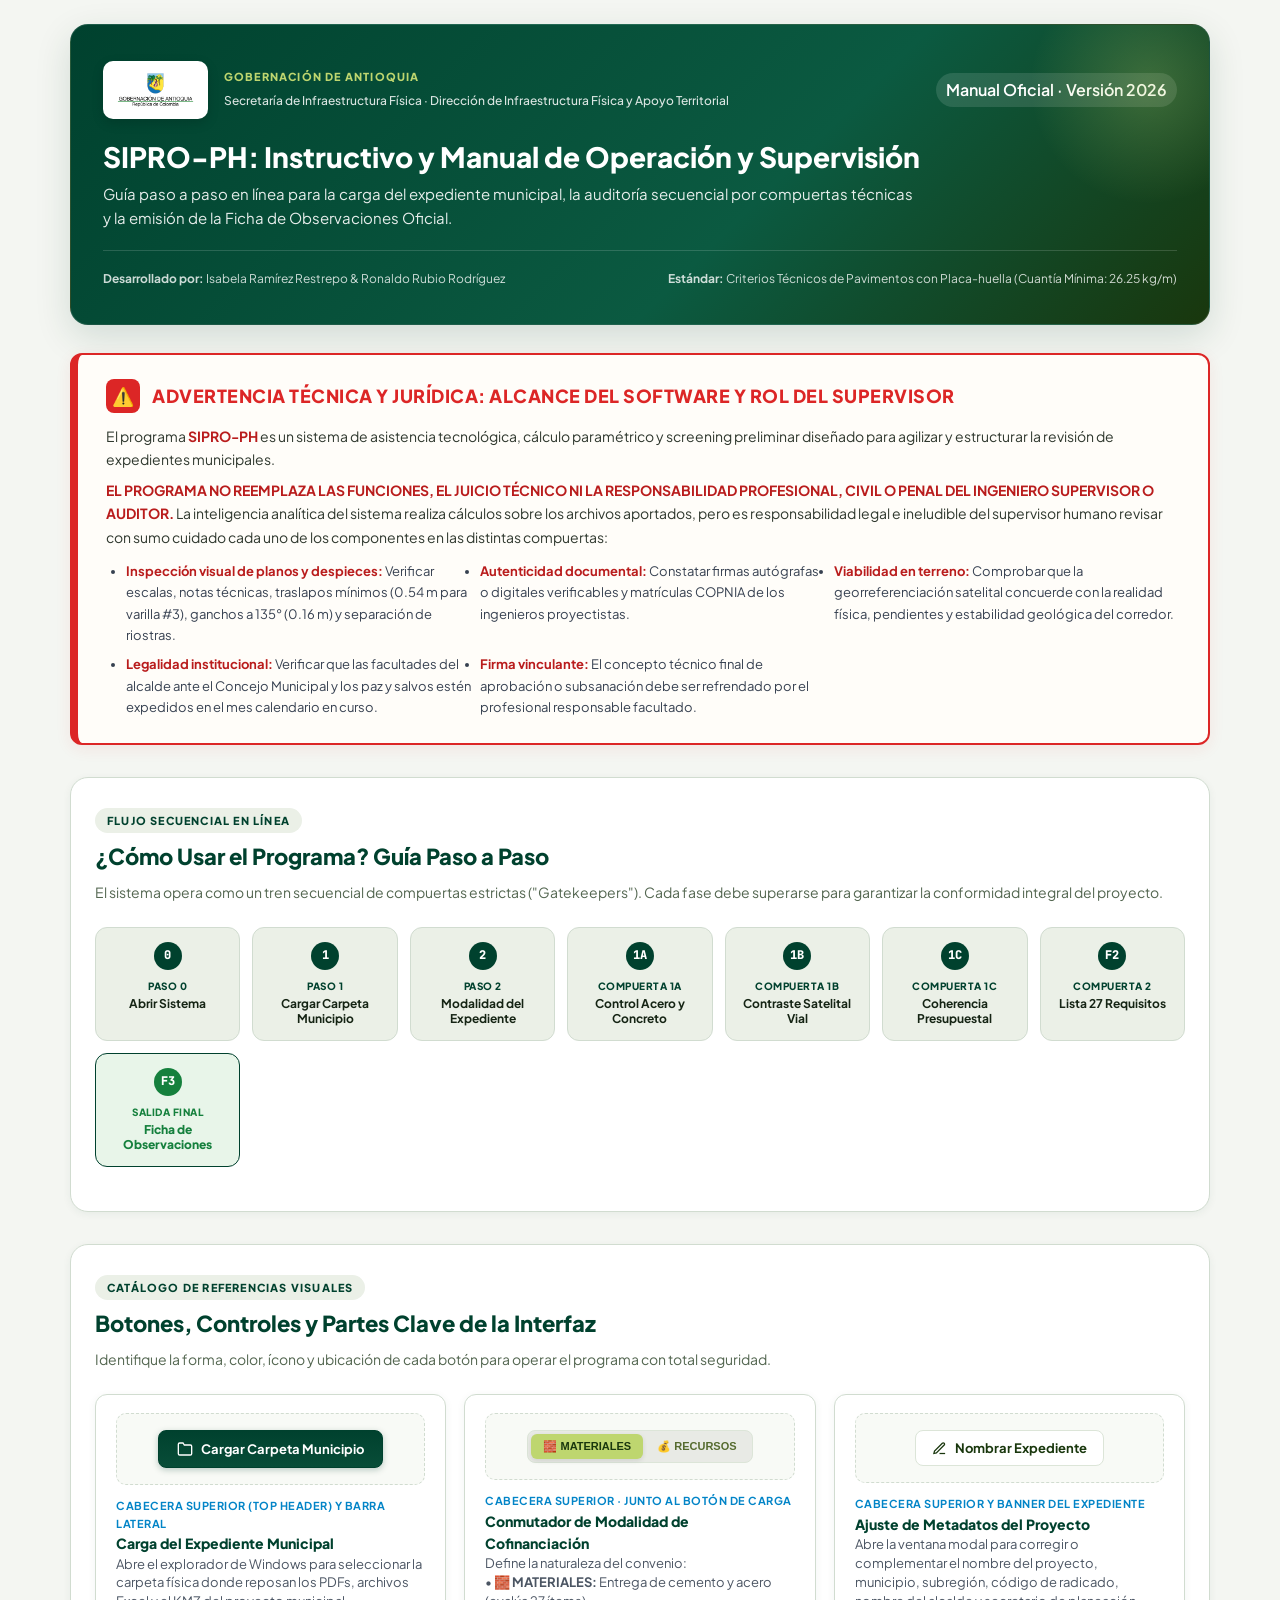
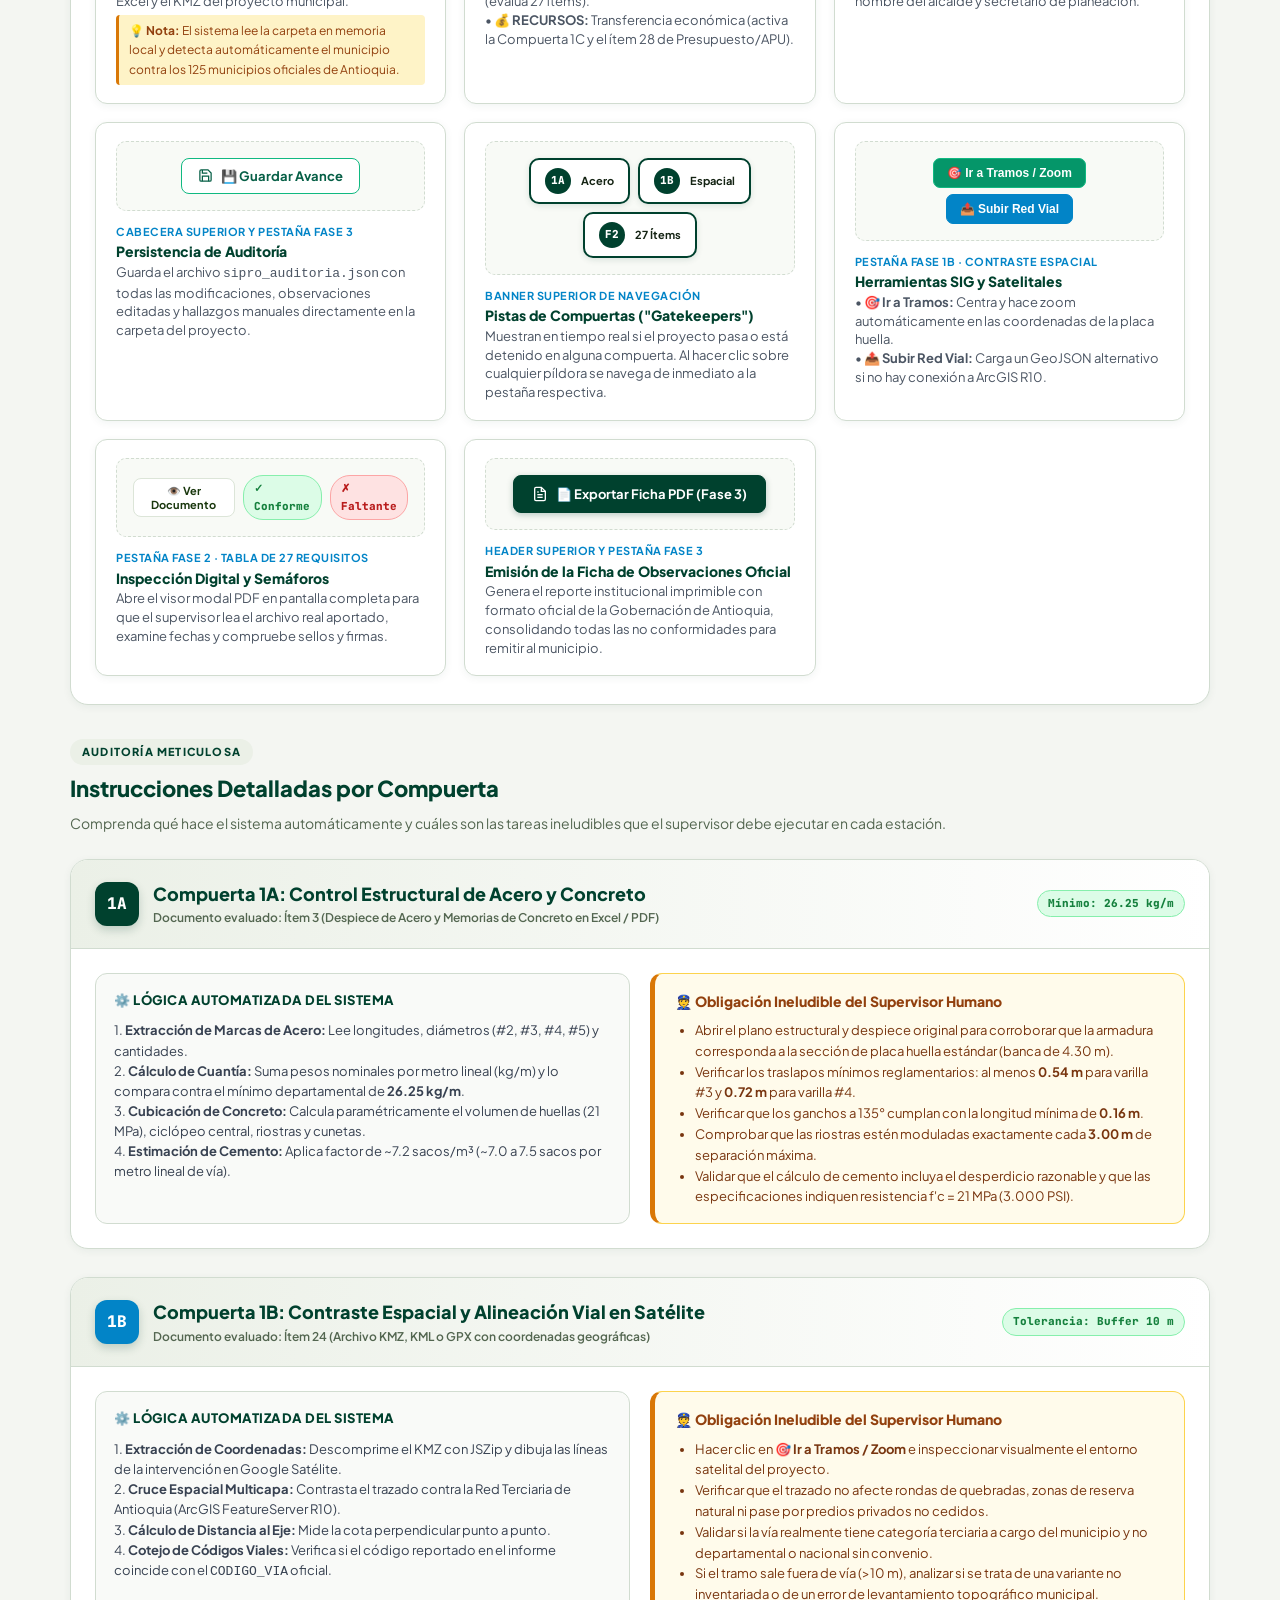
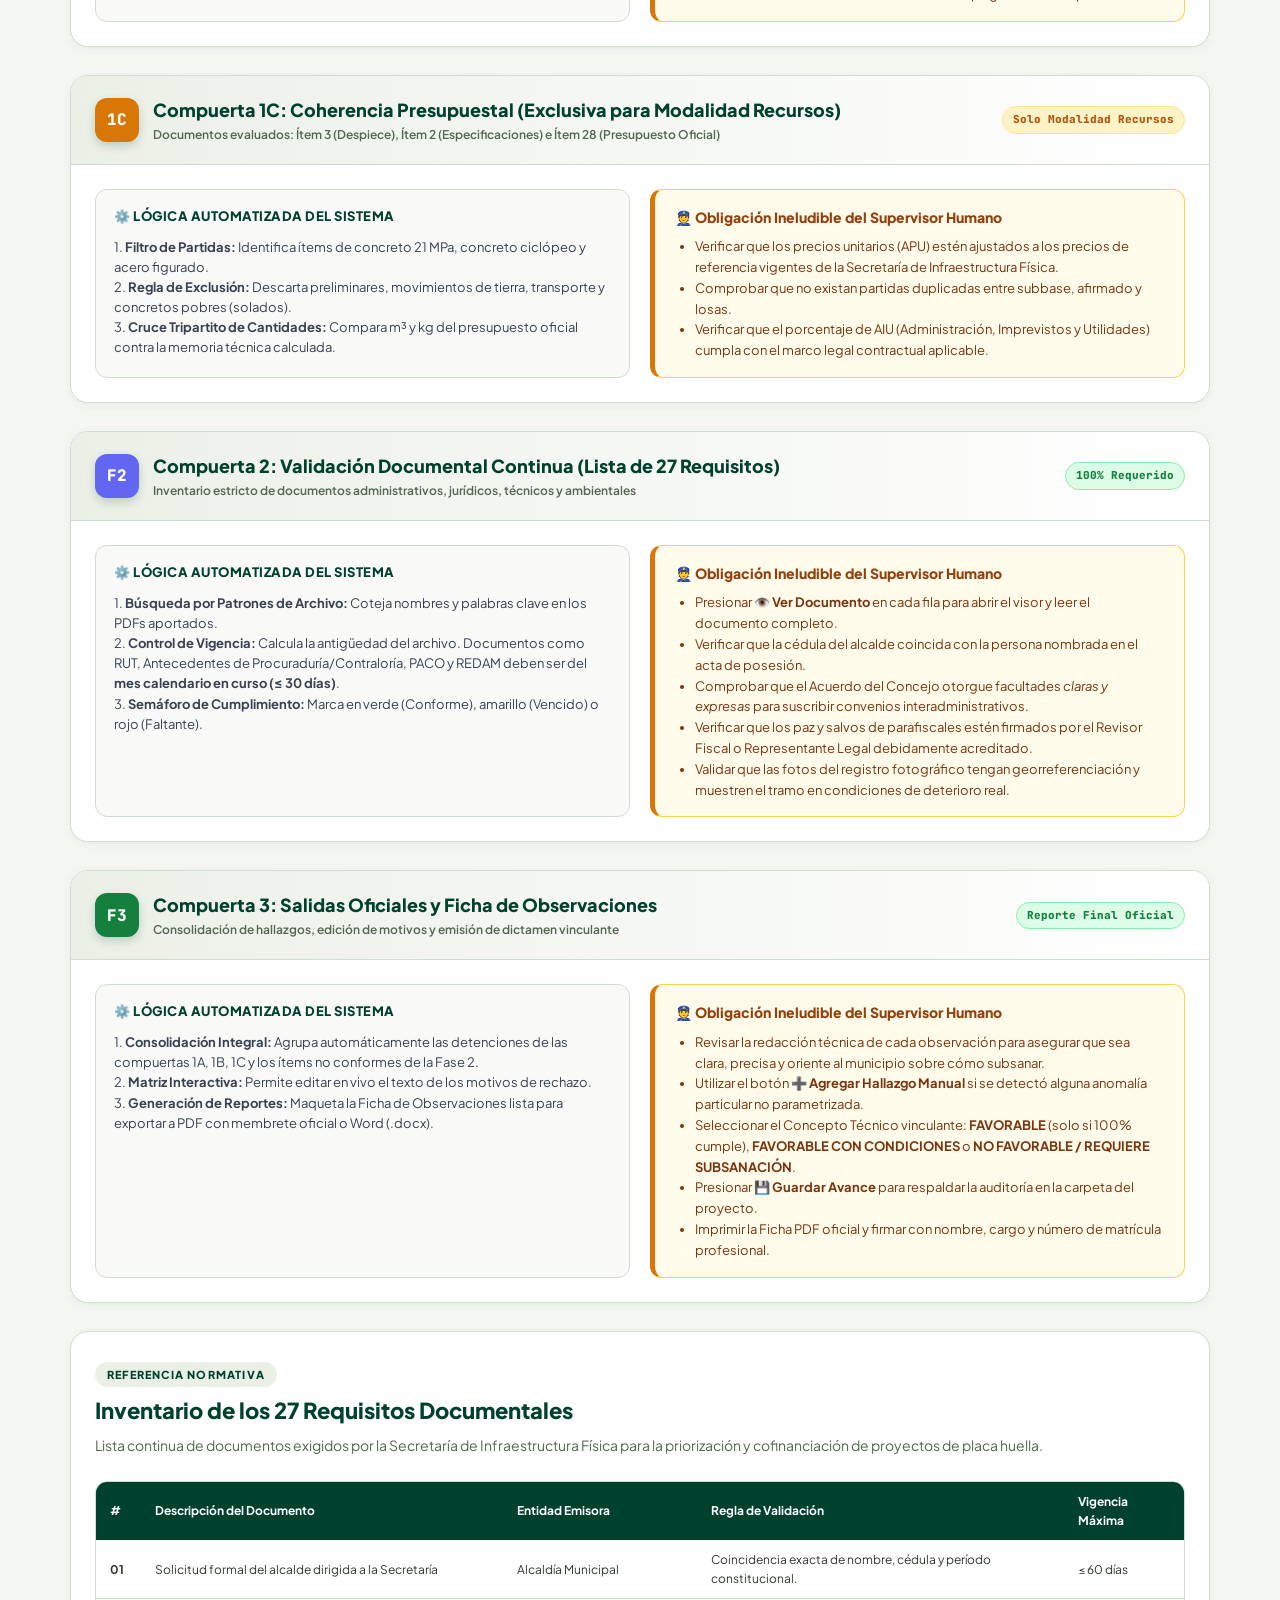
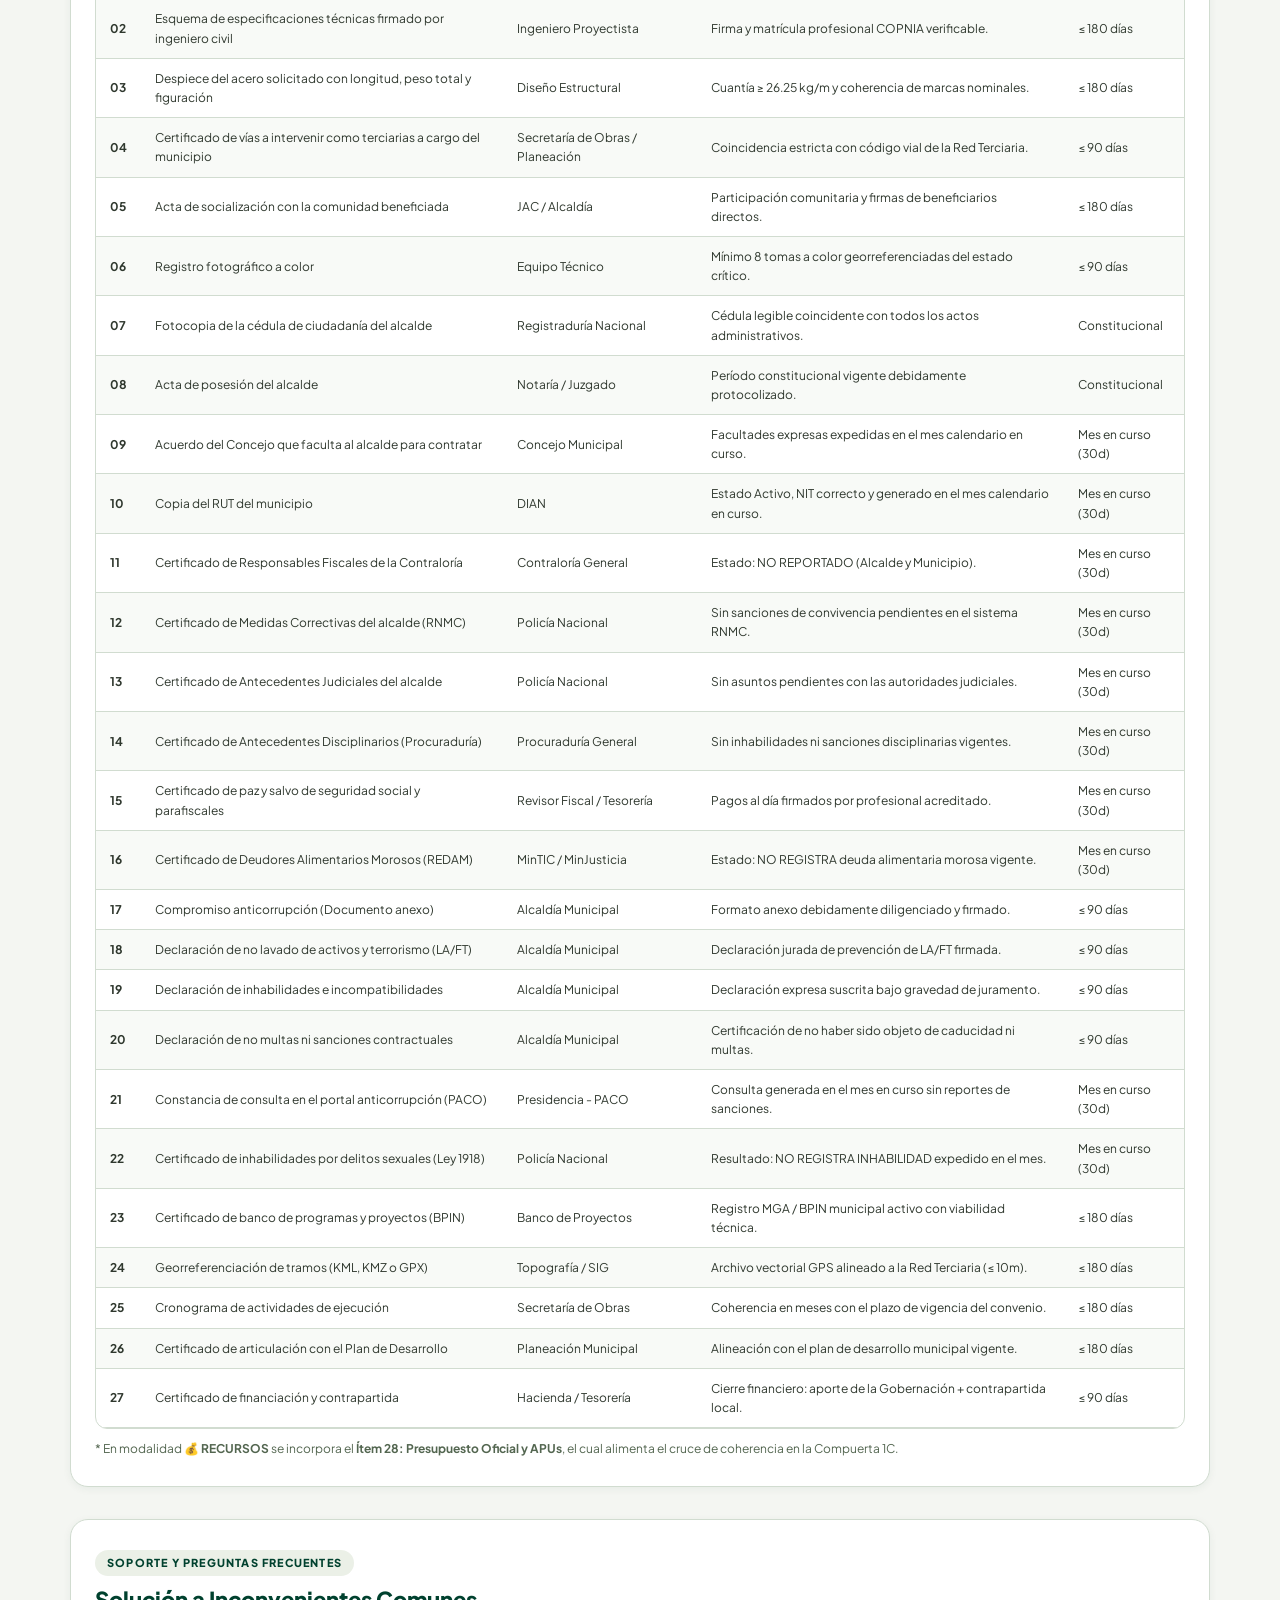
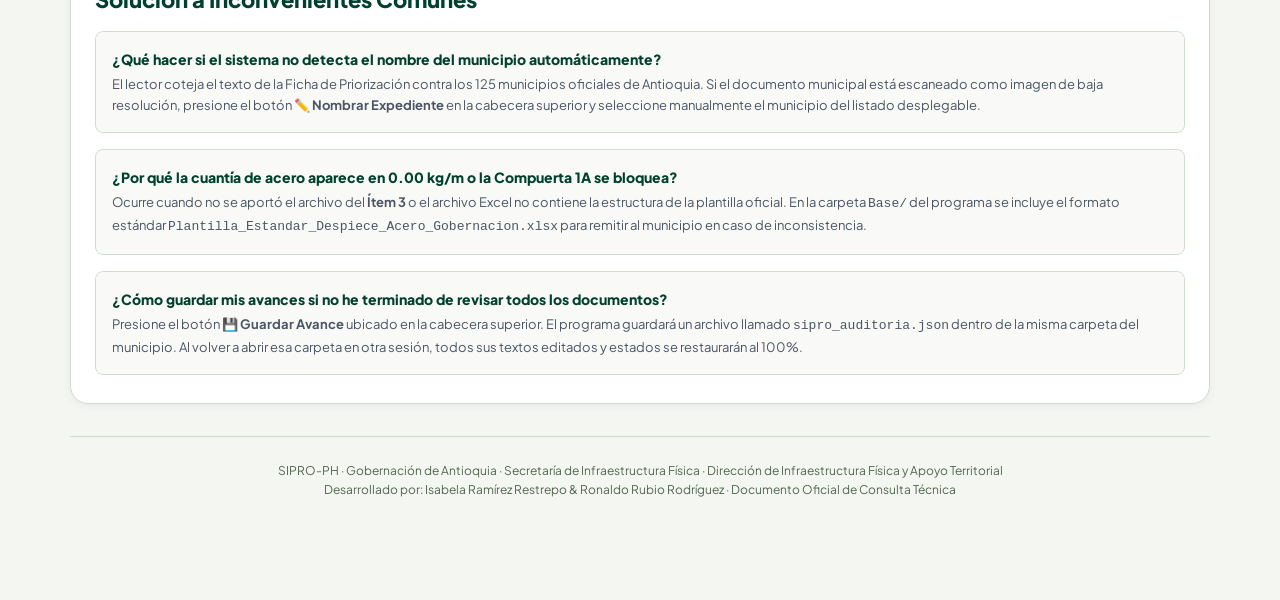
<file: Salida/Instructivo_Visual_SIPRO_PH.html>
<!DOCTYPE html>
<html lang="es">
<head>
  <meta charset="UTF-8">
  <meta name="viewport" content="width=device-width, initial-scale=1.0">
  <title>SIPRO-PH | Instructivo y Manual de Operación y Supervisión</title>
  <link rel="preconnect" href="https://fonts.googleapis.com">
  <link rel="preconnect" href="https://fonts.gstatic.com" crossorigin>
  <link href="https://fonts.googleapis.com/css2?family=JetBrains+Mono:wght@400;500;700&family=Plus+Jakarta+Sans:wght@400;500;600;700;800&display=swap" rel="stylesheet">
  <style>
    :root {
      --primary: #00412E;
      --primary-dark: #19370D;
      --primary-light: #0B5A41;
      --accent: #96BF8A;
      --accent-bright: #BED66F;
      --accent-soft: rgba(150, 191, 138, 0.15);
      --bg: #F4F6F2;
      --surface: #FFFFFF;
      --surface-alt: #EBF0E7;
      --text: #152414;
      --text-muted: #536650;
      --border: #D1DCD0;
      --border-focus: #00412E;
      --danger: #DC2626;
      --danger-bg: #FEF2F2;
      --danger-border: #FCA5A5;
      --warning: #D97706;
      --warning-bg: #FFFBEB;
      --warning-border: #FDE68A;
      --success: #15803D;
      --success-bg: #F0FDF4;
      --success-border: #86EFAC;
      --info: #0284C7;
      --info-bg: #F0F9FF;
      --info-border: #BAE6FD;
      --shadow-sm: 0 2px 8px rgba(0, 65, 46, 0.06);
      --shadow-md: 0 6px 20px rgba(0, 65, 46, 0.10);
      --shadow-lg: 0 12px 36px rgba(0, 65, 46, 0.14);
      --radius: 12px;
      --radius-lg: 18px;
    }

    * {
      box-sizing: border-box;
      margin: 0;
      padding: 0;
    }

    body {
      font-family: 'Plus Jakarta Sans', -apple-system, BlinkMacSystemFont, 'Segoe UI', Roboto, sans-serif;
      background-color: var(--bg);
      color: var(--text);
      line-height: 1.6;
      padding: 24px 16px 80px 16px;
    }

    .container {
      max-width: 1140px;
      margin: 0 auto;
    }

    /* HEADER INSTITUCIONAL */
    .guide-header {
      background: linear-gradient(135deg, var(--primary) 0%, var(--primary-light) 60%, var(--primary-dark) 100%);
      color: #FFFFFF;
      padding: 36px 32px;
      border-radius: var(--radius-lg);
      box-shadow: var(--shadow-lg);
      margin-bottom: 28px;
      position: relative;
      overflow: hidden;
      border: 1px solid rgba(255, 255, 255, 0.1);
    }

    .guide-header::before {
      content: "";
      position: absolute;
      top: -60px;
      right: -60px;
      width: 240px;
      height: 240px;
      background: radial-gradient(circle, rgba(190, 214, 111, 0.25) 0%, transparent 70%);
      border-radius: 50%;
      pointer-events: none;
    }

    .header-top-row {
      display: flex;
      align-items: center;
      justify-content: space-between;
      gap: 20px;
      flex-wrap: wrap;
      margin-bottom: 20px;
    }

    .header-brand {
      display: flex;
      align-items: center;
      gap: 16px;
    }

    .header-logo-img {
      height: 58px;
      width: auto;
      background: #FFFFFF;
      padding: 6px 12px;
      border-radius: 10px;
      box-shadow: 0 4px 12px rgba(0,0,0,0.15);
    }

    .gov-badge-text {
      font-size: 11px;
      text-transform: uppercase;
      letter-spacing: 1.2px;
      font-weight: 800;
      color: var(--accent-bright);
      display: block;
    }

    .gov-dept-text {
      font-size: 12px;
      color: rgba(255, 255, 255, 0.85);
      font-weight: 500;
    }

    .guide-title {
      font-size: 28px;
      font-weight: 800;
      line-height: 1.25;
      margin-bottom: 8px;
      color: #FFFFFF;
    }

    .guide-subtitle {
      font-size: 15px;
      color: rgba(255, 255, 255, 0.9);
      font-weight: 400;
      max-width: 820px;
    }

    .guide-meta-bar {
      margin-top: 20px;
      padding-top: 18px;
      border-top: 1px solid rgba(255, 255, 255, 0.15);
      display: flex;
      align-items: center;
      justify-content: space-between;
      flex-wrap: wrap;
      gap: 12px;
      font-size: 12px;
      color: rgba(255, 255, 255, 0.8);
    }

    .guide-meta-pill {
      display: inline-flex;
      align-items: center;
      gap: 6px;
      background: rgba(255, 255, 255, 0.12);
      padding: 4px 10px;
      border-radius: 20px;
      font-weight: 600;
      color: #FFFFFF;
    }

    /* SECCIÓN DE ADVERTENCIA AL SUPERVISOR (CRÍTICO) */
    .supervisor-disclaimer-card {
      background: #FFFDF9;
      border: 2px solid var(--danger);
      border-left-width: 8px;
      border-radius: var(--radius);
      padding: 24px 28px;
      margin-bottom: 32px;
      box-shadow: 0 4px 16px rgba(220, 38, 38, 0.08);
      position: relative;
    }

    .disclaimer-title-row {
      display: flex;
      align-items: center;
      gap: 12px;
      margin-bottom: 12px;
    }

    .disclaimer-icon {
      background: var(--danger);
      color: #FFFFFF;
      width: 34px;
      height: 34px;
      border-radius: 8px;
      display: flex;
      align-items: center;
      justify-content: center;
      font-size: 18px;
      font-weight: 800;
      flex-shrink: 0;
    }

    .disclaimer-title {
      font-size: 18px;
      font-weight: 800;
      color: var(--danger);
      text-transform: uppercase;
      letter-spacing: 0.5px;
    }

    .disclaimer-body {
      font-size: 14px;
      color: #2F382E;
      line-height: 1.65;
    }

    .disclaimer-body strong {
      color: #B91C1C;
    }

    .disclaimer-list {
      margin-top: 12px;
      padding-left: 20px;
      display: grid;
      grid-template-columns: repeat(auto-fit, minmax(260px, 1fr));
      gap: 8px;
    }

    .disclaimer-list li {
      font-size: 13px;
      color: #374151;
    }

    /* LINEA TEMPORAL SECUENCIAL (WORKFLOW EN LÍNEA) */
    .workflow-section {
      background: var(--surface);
      border: 1px solid var(--border);
      border-radius: var(--radius-lg);
      padding: 28px 24px;
      margin-bottom: 32px;
      box-shadow: var(--shadow-sm);
    }

    .section-title-badge {
      display: inline-block;
      font-size: 11px;
      font-weight: 800;
      text-transform: uppercase;
      letter-spacing: 1.2px;
      color: var(--primary);
      background: var(--surface-alt);
      padding: 4px 12px;
      border-radius: 20px;
      margin-bottom: 6px;
    }

    .section-title {
      font-size: 22px;
      font-weight: 800;
      color: var(--primary);
      margin-bottom: 6px;
    }

    .section-description {
      font-size: 14px;
      color: var(--text-muted);
      margin-bottom: 24px;
    }

    /* STEPPER GRAPHIC */
    .stepper-timeline {
      display: grid;
      grid-template-columns: repeat(auto-fit, minmax(130px, 1fr));
      gap: 12px;
      position: relative;
      margin-bottom: 16px;
    }

    .step-item {
      background: var(--surface-alt);
      border: 1px solid var(--border);
      border-radius: var(--radius);
      padding: 14px 12px;
      text-align: center;
      position: relative;
      transition: all 0.2s ease;
    }

    .step-item:hover {
      transform: translateY(-2px);
      box-shadow: var(--shadow-sm);
      border-color: var(--primary);
    }

    .step-number {
      width: 28px;
      height: 28px;
      background: var(--primary);
      color: #FFFFFF;
      border-radius: 50%;
      display: flex;
      align-items: center;
      justify-content: center;
      font-size: 12px;
      font-weight: 800;
      margin: 0 auto 8px auto;
      font-family: 'JetBrains Mono', monospace;
    }

    .step-tag {
      font-size: 10px;
      font-weight: 800;
      color: var(--primary);
      text-transform: uppercase;
      letter-spacing: 0.5px;
      margin-bottom: 2px;
    }

    .step-name {
      font-size: 12px;
      font-weight: 700;
      color: var(--text);
      line-height: 1.25;
    }

    /* BOTONES VISUALES SIMULADOS (EXACT REPLICAS) */
    .visual-catalog-grid {
      display: grid;
      grid-template-columns: repeat(auto-fit, minmax(320px, 1fr));
      gap: 18px;
      margin-top: 18px;
    }

    .button-sample-card {
      background: var(--surface);
      border: 1px solid var(--border);
      border-radius: var(--radius);
      padding: 18px 20px;
      box-shadow: var(--shadow-sm);
      display: flex;
      flex-direction: column;
      gap: 12px;
    }

    .btn-preview-container {
      background: #F8FAF6;
      border: 1px dashed var(--border);
      padding: 16px;
      border-radius: 10px;
      display: flex;
      align-items: center;
      justify-content: center;
      min-height: 64px;
    }

    /* CSS REPLICAS DE BOTONES DE SIPRO-PH */
    .sipro-btn-primary {
      background: linear-gradient(180deg, #00412E 0%, #084D38 100%);
      color: #FFFFFF;
      border: 1px solid #00412E;
      padding: 10px 18px;
      border-radius: 8px;
      font-size: 13px;
      font-weight: 700;
      display: inline-flex;
      align-items: center;
      gap: 8px;
      box-shadow: 0 2px 6px rgba(0, 65, 46, 0.25);
      cursor: pointer;
      font-family: inherit;
    }

    .sipro-btn-secondary {
      background: #FFFFFF;
      color: #19370D;
      border: 1px solid #DCE5D8;
      padding: 9px 16px;
      border-radius: 8px;
      font-size: 13px;
      font-weight: 700;
      display: inline-flex;
      align-items: center;
      gap: 8px;
      cursor: pointer;
      font-family: inherit;
    }

    .sipro-btn-modalidad-group {
      display: inline-flex;
      background: #E8EAE5;
      padding: 3px;
      border-radius: 8px;
      border: 1px solid #DCE5D8;
      gap: 2px;
    }

    .sipro-btn-mod {
      border: none;
      background: transparent;
      padding: 6px 12px;
      font-size: 11px;
      font-weight: 800;
      border-radius: 6px;
      cursor: pointer;
      color: #556B2F;
    }

    .sipro-btn-mod.active {
      background: #BED66F;
      color: #19370D;
      box-shadow: 0 2px 5px rgba(0,0,0,0.1);
    }

    .sipro-gate-step {
      background: #FFFFFF;
      border: 2px solid #00412E;
      border-radius: 10px;
      padding: 8px 14px;
      display: inline-flex;
      align-items: center;
      gap: 10px;
      box-shadow: 0 2px 6px rgba(0, 65, 46, 0.12);
    }

    .sipro-gate-number {
      width: 26px;
      height: 26px;
      background: #00412E;
      color: #FFFFFF;
      border-radius: 50%;
      display: flex;
      align-items: center;
      justify-content: center;
      font-size: 11px;
      font-weight: 800;
      font-family: 'JetBrains Mono', monospace;
    }

    .sipro-btn-cyan {
      background: #0284C7;
      color: #FFFFFF;
      border: 1px solid #0284C7;
      padding: 7px 13px;
      border-radius: 7px;
      font-size: 12px;
      font-weight: 700;
      display: inline-flex;
      align-items: center;
      gap: 6px;
      cursor: pointer;
    }

    .sipro-btn-emerald {
      background: #059669;
      color: #FFFFFF;
      border: 1px solid #10B981;
      padding: 7px 13px;
      border-radius: 7px;
      font-size: 12px;
      font-weight: 700;
      display: inline-flex;
      align-items: center;
      gap: 6px;
      cursor: pointer;
    }

    .sipro-status-pill {
      display: inline-flex;
      align-items: center;
      gap: 6px;
      padding: 4px 10px;
      border-radius: 20px;
      font-size: 11px;
      font-weight: 800;
      font-family: 'JetBrains Mono', monospace;
    }

    .sipro-status-pill.cumple {
      background: #DCFCE7;
      color: #15803D;
      border: 1px solid #86EFAC;
    }

    .sipro-status-pill.nocumple {
      background: #FEE2E2;
      color: #B91C1C;
      border: 1px solid #FCA5A5;
    }

    .sipro-status-pill.vencido {
      background: #FEF3C7;
      color: #B45309;
      border: 1px solid #FDE68A;
    }

    .btn-desc-title {
      font-size: 14px;
      font-weight: 800;
      color: var(--primary);
    }

    .btn-desc-location {
      font-size: 11px;
      font-weight: 700;
      color: var(--info);
      text-transform: uppercase;
      letter-spacing: 0.5px;
    }

    .btn-desc-text {
      font-size: 13px;
      color: #4B5563;
      line-height: 1.45;
    }

    .btn-desc-alert {
      font-size: 12px;
      color: #92400E;
      background: #FEF3C7;
      border-left: 3px solid #D97706;
      padding: 6px 10px;
      border-radius: 4px;
      margin-top: 4px;
    }

    /* SECCIÓN DETALLADA COMPUERTA POR COMPUERTA */
    .gate-detail-card {
      background: var(--surface);
      border: 1px solid var(--border);
      border-radius: var(--radius-lg);
      margin-bottom: 28px;
      box-shadow: var(--shadow-sm);
      overflow: hidden;
    }

    .gate-detail-header {
      background: linear-gradient(90deg, var(--surface-alt) 0%, #FFFFFF 100%);
      padding: 20px 24px;
      border-bottom: 1px solid var(--border);
      display: flex;
      align-items: center;
      justify-content: space-between;
      gap: 16px;
      flex-wrap: wrap;
    }

    .gate-header-left {
      display: flex;
      align-items: center;
      gap: 14px;
    }

    .gate-badge-circle {
      width: 44px;
      height: 44px;
      border-radius: 12px;
      background: var(--primary);
      color: #FFFFFF;
      display: flex;
      align-items: center;
      justify-content: center;
      font-size: 16px;
      font-weight: 800;
      font-family: 'JetBrains Mono', monospace;
      box-shadow: 0 4px 10px rgba(0, 65, 46, 0.2);
    }

    .gate-header-title {
      font-size: 18px;
      font-weight: 800;
      color: var(--primary);
    }

    .gate-header-sub {
      font-size: 12px;
      color: var(--text-muted);
      font-weight: 600;
    }

    .gate-detail-body {
      padding: 24px;
      display: flex;
      flex-direction: column;
      gap: 20px;
    }

    .gate-grid-2col {
      display: grid;
      grid-template-columns: repeat(auto-fit, minmax(320px, 1fr));
      gap: 20px;
    }

    .gate-box {
      background: #F9FAF8;
      border: 1px solid var(--border);
      border-radius: var(--radius);
      padding: 16px 18px;
    }

    .gate-box-title {
      font-size: 13px;
      font-weight: 800;
      color: var(--primary);
      text-transform: uppercase;
      letter-spacing: 0.5px;
      margin-bottom: 10px;
      display: flex;
      align-items: center;
      gap: 8px;
    }

    .gate-box-content {
      font-size: 13px;
      color: #374151;
      line-height: 1.55;
    }

    .supervisor-duty-box {
      background: #FFFBEB;
      border: 1px solid #FCD34D;
      border-left: 5px solid #D97706;
      border-radius: var(--radius);
      padding: 16px 20px;
    }

    .supervisor-duty-title {
      font-size: 14px;
      font-weight: 800;
      color: #92400E;
      margin-bottom: 8px;
      display: flex;
      align-items: center;
      gap: 8px;
    }

    .supervisor-duty-list {
      padding-left: 20px;
      font-size: 13px;
      color: #78350F;
      line-height: 1.6;
    }

    /* TABLA RESUMEN DE LOS 27 ÍTEMS */
    .table-container {
      overflow-x: auto;
      margin-top: 14px;
      border: 1px solid var(--border);
      border-radius: var(--radius);
    }

    .items-table {
      width: 100%;
      border-collapse: collapse;
      font-size: 12px;
      text-align: left;
    }

    .items-table th {
      background: var(--primary);
      color: #FFFFFF;
      padding: 10px 14px;
      font-weight: 700;
    }

    .items-table td {
      padding: 10px 14px;
      border-bottom: 1px solid var(--border);
      color: #2F382E;
    }

    .items-table tr:nth-child(even) {
      background: #F8FAF7;
    }

    .items-table tr:hover {
      background: #F0F4EE;
    }

    /* PRINT STYLES */
    @media print {
      body {
        padding: 0;
        background: #FFFFFF;
        color: #000000;
      }
      .guide-header {
        background: #00412E !important;
        -webkit-print-color-adjust: exact;
        print-color-adjust: exact;
      }
      .supervisor-disclaimer-card {
        border: 2px solid #DC2626 !important;
        -webkit-print-color-adjust: exact;
        print-color-adjust: exact;
      }
      .gate-detail-card {
        page-break-inside: avoid;
      }
    }
  </style>
</head>
<body>

  <div class="container">

    <!-- HEADER INSTITUCIONAL -->
    <header class="guide-header">
      <div class="header-top-row">
        <div class="header-brand">
          <img src="[data-uri]" alt="Gobernación de Antioquia" class="header-logo-img">
          <div>
            <span class="gov-badge-text">Gobernación de Antioquia</span>
            <span class="gov-dept-text">Secretaría de Infraestructura Física · Dirección de Infraestructura Física y Apoyo Territorial</span>
          </div>
        </div>
        <div class="guide-meta-pill">
          <span>Manual Oficial · Versión 2026</span>
        </div>
      </div>

      <h1 class="guide-title">SIPRO-PH: Instructivo y Manual de Operación y Supervisión</h1>
      <p class="guide-subtitle">
        Guía paso a paso en línea para la carga del expediente municipal, la auditoría secuencial por compuertas técnicas y la emisión de la Ficha de Observaciones Oficial.
      </p>

      <div class="guide-meta-bar">
        <div>
          <b>Desarrollado por:</b> Isabela Ramírez Restrepo &amp; Ronaldo Rubio Rodríguez
        </div>
        <div>
          <b>Estándar:</b> Criterios Técnicos de Pavimentos con Placa-huella (Cuantía Mínima: 26.25 kg/m)
        </div>
      </div>
    </header>

    <!-- DECLARACIÓN CRÍTICA: ROL Y OBLIGATORIEDAD DEL SUPERVISOR -->
    <section class="supervisor-disclaimer-card">
      <div class="disclaimer-title-row">
        <div class="disclaimer-icon">⚠️</div>
        <h2 class="disclaimer-title">Advertencia Técnica y Jurídica: Alcance del Software y Rol del Supervisor</h2>
      </div>
      <div class="disclaimer-body">
        <p>
          El programa <strong>SIPRO-PH</strong> es un sistema de asistencia tecnológica, cálculo paramétrico y screening preliminar diseñado para agilizar y estructurar la revisión de expedientes municipales.
        </p>
        <p style="margin-top: 8px;">
          <strong>EL PROGRAMA NO REEMPLAZA LAS FUNCIONES, EL JUICIO TÉCNICO NI LA RESPONSABILIDAD PROFESIONAL, CIVIL O PENAL DEL INGENIERO SUPERVISOR O AUDITOR.</strong> La inteligencia analítica del sistema realiza cálculos sobre los archivos aportados, pero es responsabilidad legal e ineludible del supervisor humano revisar con sumo cuidado cada uno de los componentes en las distintas compuertas:
        </p>
        <ul class="disclaimer-list">
          <li><strong>Inspección visual de planos y despieces:</strong> Verificar escalas, notas técnicas, traslapos mínimos (0.54 m para varilla #3), ganchos a 135° (0.16 m) y separación de riostras.</li>
          <li><strong>Autenticidad documental:</strong> Constatar firmas autógrafas o digitales verificables y matrículas COPNIA de los ingenieros proyectistas.</li>
          <li><strong>Viabilidad en terreno:</strong> Comprobar que la georreferenciación satelital concuerde con la realidad física, pendientes y estabilidad geológica del corredor.</li>
          <li><strong>Legalidad institucional:</strong> Verificar que las facultades del alcalde ante el Concejo Municipal y los paz y salvos estén expedidos en el mes calendario en curso.</li>
          <li><strong>Firma vinculante:</strong> El concepto técnico final de aprobación o subsanación debe ser refrendado por el profesional responsable facultado.</li>
        </ul>
      </div>
    </section>

    <!-- LÍNEA TEMPORAL SECUENCIAL (WORKFLOW EN LÍNEA) -->
    <section class="workflow-section">
      <span class="section-title-badge">Flujo Secuencial en Línea</span>
      <h2 class="section-title">¿Cómo Usar el Programa? Guía Paso a Paso</h2>
      <p class="section-description">
        El sistema opera como un tren secuencial de compuertas estrictas ("Gatekeepers"). Cada fase debe superarse para garantizar la conformidad integral del proyecto.
      </p>

      <div class="stepper-timeline">
        <div class="step-item">
          <div class="step-number">0</div>
          <div class="step-tag">Paso 0</div>
          <div class="step-name">Abrir Sistema</div>
        </div>

        <div class="step-item">
          <div class="step-number">1</div>
          <div class="step-tag">Paso 1</div>
          <div class="step-name">Cargar Carpeta Municipio</div>
        </div>

        <div class="step-item">
          <div class="step-number">2</div>
          <div class="step-tag">Paso 2</div>
          <div class="step-name">Modalidad del Expediente</div>
        </div>

        <div class="step-item">
          <div class="step-number">1A</div>
          <div class="step-tag">Compuerta 1A</div>
          <div class="step-name">Control Acero y Concreto</div>
        </div>

        <div class="step-item">
          <div class="step-number">1B</div>
          <div class="step-tag">Compuerta 1B</div>
          <div class="step-name">Contraste Satelital Vial</div>
        </div>

        <div class="step-item">
          <div class="step-number">1C</div>
          <div class="step-tag">Compuerta 1C</div>
          <div class="step-name">Coherencia Presupuestal</div>
        </div>

        <div class="step-item">
          <div class="step-number">F2</div>
          <div class="step-tag">Compuerta 2</div>
          <div class="step-name">Lista 27 Requisitos</div>
        </div>

        <div class="step-item" style="border-color: var(--primary); background: #E8F5E9;">
          <div class="step-number" style="background:#15803D;">F3</div>
          <div class="step-tag" style="color:#15803D;">Salida Final</div>
          <div class="step-name" style="font-weight:800;color:#15803D;">Ficha de Observaciones</div>
        </div>
      </div>
    </section>

    <!-- CATÁLOGO DE REFERENCIAS VISUALES (BOTONES Y CONTROLES) -->
    <section class="workflow-section">
      <span class="section-title-badge">Catálogo de Referencias Visuales</span>
      <h2 class="section-title">Botones, Controles y Partes Clave de la Interfaz</h2>
      <p class="section-description">
        Identifique la forma, color, ícono y ubicación de cada botón para operar el programa con total seguridad.
      </p>

      <div class="visual-catalog-grid">

        <!-- Botón Cargar Carpeta Municipio (Header) -->
        <div class="button-sample-card">
          <div class="btn-preview-container">
            <button class="sipro-btn-primary">
              <svg width="16" height="16" viewBox="0 0 24 24" fill="none" stroke="currentColor" stroke-width="2"><path d="M22 19a2 2 0 0 1-2 2H4a2 2 0 0 1-2-2V5a2 2 0 0 1 2-2h5l2 3h9a2 2 0 0 1 2 2z"></path></svg>
              Cargar Carpeta Municipio
            </button>
          </div>
          <div>
            <div class="btn-desc-location">Cabecera Superior (Top Header) y Barra Lateral</div>
            <div class="btn-desc-title">Carga del Expediente Municipal</div>
            <div class="btn-desc-text">
              Abre el explorador de Windows para seleccionar la carpeta física donde reposan los PDFs, archivos Excel y el KMZ del proyecto municipal.
            </div>
            <div class="btn-desc-alert">
              💡 <b>Nota:</b> El sistema lee la carpeta en memoria local y detecta automáticamente el municipio contra los 125 municipios oficiales de Antioquia.
            </div>
          </div>
        </div>

        <!-- Conmutador de Modalidad -->
        <div class="button-sample-card">
          <div class="btn-preview-container">
            <div class="sipro-btn-modalidad-group">
              <button class="sipro-btn-mod active">🧱 MATERIALES</button>
              <button class="sipro-btn-mod">💰 RECURSOS</button>
            </div>
          </div>
          <div>
            <div class="btn-desc-location">Cabecera Superior · Junto al botón de carga</div>
            <div class="btn-desc-title">Conmutador de Modalidad de Cofinanciación</div>
            <div class="btn-desc-text">
              Define la naturaleza del convenio:
              <br>• <strong>🧱 MATERIALES:</strong> Entrega de cemento y acero (evalúa 27 ítems).
              <br>• <strong>💰 RECURSOS:</strong> Transferencia económica (activa la Compuerta 1C y el ítem 28 de Presupuesto/APU).
            </div>
          </div>
        </div>

        <!-- Botón Nombrar / Editar Expediente -->
        <div class="button-sample-card">
          <div class="btn-preview-container">
            <button class="sipro-btn-secondary">
              <svg width="15" height="15" viewBox="0 0 24 24" fill="none" stroke="currentColor" stroke-width="2"><path d="M12 20h9"></path><path d="M16.5 3.5a2.121 2.121 0 0 1 3 3L7 19l-4 1 1-4L16.5 3.5z"></path></svg>
              Nombrar Expediente
            </button>
          </div>
          <div>
            <div class="btn-desc-location">Cabecera Superior y Banner del Expediente</div>
            <div class="btn-desc-title">Ajuste de Metadatos del Proyecto</div>
            <div class="btn-desc-text">
              Abre la ventana modal para corregir o complementar el nombre del proyecto, municipio, subregión, código de radicado, nombre del alcalde y secretario de planeación.
            </div>
          </div>
        </div>

        <!-- Botón Guardar Avance -->
        <div class="button-sample-card">
          <div class="btn-preview-container">
            <button class="sipro-btn-secondary" style="border-color:#10b981; color:#065f46;">
              <svg width="15" height="15" viewBox="0 0 24 24" fill="none" stroke="currentColor" stroke-width="2"><path d="M19 21H5a2 2 0 0 1-2-2V5a2 2 0 0 1 2-2h11l5 5v11a2 2 0 0 1-2 2z"></path><polyline points="17 21 17 13 7 13 7 21"></polyline><polyline points="7 3 7 8 15 8"></polyline></svg>
              💾 Guardar Avance
            </button>
          </div>
          <div>
            <div class="btn-desc-location">Cabecera Superior y Pestaña Fase 3</div>
            <div class="btn-desc-title">Persistencia de Auditoría</div>
            <div class="btn-desc-text">
              Guarda el archivo <code>sipro_auditoria.json</code> con todas las modificaciones, observaciones editadas y hallazgos manuales directamente en la carpeta del proyecto.
            </div>
          </div>
        </div>

        <!-- Barra de Compuertas Secuenciales -->
        <div class="button-sample-card">
          <div class="btn-preview-container" style="gap:8px; flex-wrap:wrap;">
            <div class="sipro-gate-step">
              <div class="sipro-gate-number">1A</div>
              <div style="font-size:11px;font-weight:700;">Acero</div>
            </div>
            <div class="sipro-gate-step">
              <div class="sipro-gate-number">1B</div>
              <div style="font-size:11px;font-weight:700;">Espacial</div>
            </div>
            <div class="sipro-gate-step">
              <div class="sipro-gate-number">F2</div>
              <div style="font-size:11px;font-weight:700;">27 Ítems</div>
            </div>
          </div>
          <div>
            <div class="btn-desc-location">Banner Superior de Navegación</div>
            <div class="btn-desc-title">Pistas de Compuertas ("Gatekeepers")</div>
            <div class="btn-desc-text">
              Muestran en tiempo real si el proyecto pasa o está detenido en alguna compuerta. Al hacer clic sobre cualquier píldora se navega de inmediato a la pestaña respectiva.
            </div>
          </div>
        </div>

        <!-- Botones de Mapa Satelital (Fase 1B) -->
        <div class="button-sample-card">
          <div class="btn-preview-container" style="gap:6px; flex-wrap:wrap;">
            <button class="sipro-btn-emerald">🎯 Ir a Tramos / Zoom</button>
            <button class="sipro-btn-cyan">📤 Subir Red Vial</button>
          </div>
          <div>
            <div class="btn-desc-location">Pestaña Fase 1B · Contraste Espacial</div>
            <div class="btn-desc-title">Herramientas SIG y Satelitales</div>
            <div class="btn-desc-text">
              • <strong>🎯 Ir a Tramos:</strong> Centra y hace zoom automáticamente en las coordenadas de la placa huella.
              <br>• <strong>📤 Subir Red Vial:</strong> Carga un GeoJSON alternativo si no hay conexión a ArcGIS R10.
            </div>
          </div>
        </div>

        <!-- Botón Ver Documento en Matriz (Fase 2) -->
        <div class="button-sample-card">
          <div class="btn-preview-container" style="gap:8px;">
            <button class="sipro-btn-secondary" style="padding:5px 10px; font-size:11px;">
              👁️ Ver Documento
            </button>
            <span class="sipro-status-pill cumple">✓ Conforme</span>
            <span class="sipro-status-pill nocumple">✗ Faltante</span>
          </div>
          <div>
            <div class="btn-desc-location">Pestaña Fase 2 · Tabla de 27 Requisitos</div>
            <div class="btn-desc-title">Inspección Digital y Semáforos</div>
            <div class="btn-desc-text">
              Abre el visor modal PDF en pantalla completa para que el supervisor lea el archivo real aportado, examine fechas y compruebe sellos y firmas.
            </div>
          </div>
        </div>

        <!-- Botón Exportar Ficha PDF (Fase 3) -->
        <div class="button-sample-card">
          <div class="btn-preview-container">
            <button class="sipro-btn-primary" style="background:#00412E; border-color:#00412E;">
              <svg width="16" height="16" viewBox="0 0 24 24" fill="none" stroke="currentColor" stroke-width="2"><path d="M14 2H6a2 2 0 0 0-2 2v16a2 2 0 0 0 2 2h12a2 2 0 0 0 2-2V8z"></path><polyline points="14 2 14 8 20 8"></polyline><line x1="16" y1="13" x2="8" y2="13"></line><line x1="16" y1="17" x2="8" y2="17"></line><polyline points="10 9 9 9 8 9"></polyline></svg>
              📄 Exportar Ficha PDF (Fase 3)
            </button>
          </div>
          <div>
            <div class="btn-desc-location">Header Superior y Pestaña Fase 3</div>
            <div class="btn-desc-title">Emisión de la Ficha de Observaciones Oficial</div>
            <div class="btn-desc-text">
              Genera el reporte institucional imprimible con formato oficial de la Gobernación de Antioquia, consolidando todas las no conformidades para remitir al municipio.
            </div>
          </div>
        </div>

      </div>
    </section>

    <!-- GUÍA DETALLADA COMPUERTA POR COMPUERTA -->
    <section>
      <span class="section-title-badge">Auditoría Meticulosa</span>
      <h2 class="section-title">Instrucciones Detalladas por Compuerta</h2>
      <p class="section-description">
        Comprenda qué hace el sistema automáticamente y cuáles son las tareas ineludibles que el supervisor debe ejecutar en cada estación.
      </p>

      <!-- COMPUERTA 1A -->
      <article class="gate-detail-card">
        <div class="gate-detail-header">
          <div class="gate-header-left">
            <div class="gate-badge-circle">1A</div>
            <div>
              <div class="gate-header-title">Compuerta 1A: Control Estructural de Acero y Concreto</div>
              <div class="gate-header-sub">Documento evaluado: Ítem 3 (Despiece de Acero y Memorias de Concreto en Excel / PDF)</div>
            </div>
          </div>
          <span class="sipro-status-pill cumple">Mínimo: 26.25 kg/m</span>
        </div>
        <div class="gate-detail-body">
          <div class="gate-grid-2col">
            <div class="gate-box">
              <div class="gate-box-title">⚙️ Lógica Automatizada del Sistema</div>
              <div class="gate-box-content">
                1. <strong>Extracción de Marcas de Acero:</strong> Lee longitudes, diámetros (#2, #3, #4, #5) y cantidades.<br>
                2. <strong>Cálculo de Cuantía:</strong> Suma pesos nominales por metro lineal (kg/m) y lo compara contra el mínimo departamental de <strong>26.25 kg/m</strong>.<br>
                3. <strong>Cubicación de Concreto:</strong> Calcula paramétricamente el volumen de huellas (21 MPa), ciclópeo central, riostras y cunetas.<br>
                4. <strong>Estimación de Cemento:</strong> Aplica factor de ~7.2 sacos/m³ (~7.0 a 7.5 sacos por metro lineal de vía).
              </div>
            </div>
            <div class="supervisor-duty-box">
              <div class="supervisor-duty-title">👮 Obligación Ineludible del Supervisor Humano</div>
              <ul class="supervisor-duty-list">
                <li>Abrir el plano estructural y despiece original para corroborar que la armadura corresponda a la sección de placa huella estándar (banca de 4.30 m).</li>
                <li>Verificar los traslapos mínimos reglamentarios: al menos <strong>0.54 m</strong> para varilla #3 y <strong>0.72 m</strong> para varilla #4.</li>
                <li>Verificar que los ganchos a 135° cumplan con la longitud mínima de <strong>0.16 m</strong>.</li>
                <li>Comprobar que las riostras estén moduladas exactamente cada <strong>3.00 m</strong> de separación máxima.</li>
                <li>Validar que el cálculo de cemento incluya el desperdicio razonable y que las especificaciones indiquen resistencia f'c = 21 MPa (3.000 PSI).</li>
              </ul>
            </div>
          </div>
        </div>
      </article>

      <!-- COMPUERTA 1B -->
      <article class="gate-detail-card">
        <div class="gate-detail-header">
          <div class="gate-header-left">
            <div class="gate-badge-circle" style="background:#0284c7;">1B</div>
            <div>
              <div class="gate-header-title">Compuerta 1B: Contraste Espacial y Alineación Vial en Satélite</div>
              <div class="gate-header-sub">Documento evaluado: Ítem 24 (Archivo KMZ, KML o GPX con coordenadas geográficas)</div>
            </div>
          </div>
          <span class="sipro-status-pill cumple">Tolerancia: Buffer 10 m</span>
        </div>
        <div class="gate-detail-body">
          <div class="gate-grid-2col">
            <div class="gate-box">
              <div class="gate-box-title">⚙️ Lógica Automatizada del Sistema</div>
              <div class="gate-box-content">
                1. <strong>Extracción de Coordenadas:</strong> Descomprime el KMZ con JSZip y dibuja las líneas de la intervención en Google Satélite.<br>
                2. <strong>Cruce Espacial Multicapa:</strong> Contrasta el trazado contra la Red Terciaria de Antioquia (ArcGIS FeatureServer R10).<br>
                3. <strong>Cálculo de Distancia al Eje:</strong> Mide la cota perpendicular punto a punto.<br>
                4. <strong>Cotejo de Códigos Viales:</strong> Verifica si el código reportado en el informe coincide con el <code>CODIGO_VIA</code> oficial.
              </div>
            </div>
            <div class="supervisor-duty-box">
              <div class="supervisor-duty-title">👮 Obligación Ineludible del Supervisor Humano</div>
              <ul class="supervisor-duty-list">
                <li>Hacer clic en <strong>🎯 Ir a Tramos / Zoom</strong> e inspeccionar visualmente el entorno satelital del proyecto.</li>
                <li>Verificar que el trazado no afecte rondas de quebradas, zonas de reserva natural ni pase por predios privados no cedidos.</li>
                <li>Validar si la vía realmente tiene categoría terciaria a cargo del municipio y no departamental o nacional sin convenio.</li>
                <li>Si el tramo sale fuera de vía (&gt;10 m), analizar si se trata de una variante no inventariada o de un error de levantamiento topográfico municipal.</li>
              </ul>
            </div>
          </div>
        </div>
      </article>

      <!-- COMPUERTA 1C -->
      <article class="gate-detail-card">
        <div class="gate-detail-header">
          <div class="gate-header-left">
            <div class="gate-badge-circle" style="background:#d97706;">1C</div>
            <div>
              <div class="gate-header-title">Compuerta 1C: Coherencia Presupuestal (Exclusiva para Modalidad Recursos)</div>
              <div class="gate-header-sub">Documentos evaluados: Ítem 3 (Despiece), Ítem 2 (Especificaciones) e Ítem 28 (Presupuesto Oficial)</div>
            </div>
          </div>
          <span class="sipro-status-pill vencido">Solo Modalidad Recursos</span>
        </div>
        <div class="gate-detail-body">
          <div class="gate-grid-2col">
            <div class="gate-box">
              <div class="gate-box-title">⚙️ Lógica Automatizada del Sistema</div>
              <div class="gate-box-content">
                1. <strong>Filtro de Partidas:</strong> Identifica ítems de concreto 21 MPa, concreto ciclópeo y acero figurado.<br>
                2. <strong>Regla de Exclusión:</strong> Descarta preliminares, movimientos de tierra, transporte y concretos pobres (solados).<br>
                3. <strong>Cruce Tripartito de Cantidades:</strong> Compara m³ y kg del presupuesto oficial contra la memoria técnica calculada.
              </div>
            </div>
            <div class="supervisor-duty-box">
              <div class="supervisor-duty-title">👮 Obligación Ineludible del Supervisor Humano</div>
              <ul class="supervisor-duty-list">
                <li>Verificar que los precios unitarios (APU) estén ajustados a los precios de referencia vigentes de la Secretaría de Infraestructura Física.</li>
                <li>Comprobar que no existan partidas duplicadas entre subbase, afirmado y losas.</li>
                <li>Verificar que el porcentaje de AIU (Administración, Imprevistos y Utilidades) cumpla con el marco legal contractual aplicable.</li>
              </ul>
            </div>
          </div>
        </div>
      </article>

      <!-- COMPUERTA 2 -->
      <article class="gate-detail-card">
        <div class="gate-detail-header">
          <div class="gate-header-left">
            <div class="gate-badge-circle" style="background:#6366f1;">F2</div>
            <div>
              <div class="gate-header-title">Compuerta 2: Validación Documental Continua (Lista de 27 Requisitos)</div>
              <div class="gate-header-sub">Inventario estricto de documentos administrativos, jurídicos, técnicos y ambientales</div>
            </div>
          </div>
          <span class="sipro-status-pill cumple">100% Requerido</span>
        </div>
        <div class="gate-detail-body">
          <div class="gate-grid-2col">
            <div class="gate-box">
              <div class="gate-box-title">⚙️ Lógica Automatizada del Sistema</div>
              <div class="gate-box-content">
                1. <strong>Búsqueda por Patrones de Archivo:</strong> Coteja nombres y palabras clave en los PDFs aportados.<br>
                2. <strong>Control de Vigencia:</strong> Calcula la antigüedad del archivo. Documentos como RUT, Antecedentes de Procuraduría/Contraloría, PACO y REDAM deben ser del <strong>mes calendario en curso (&le; 30 días)</strong>.<br>
                3. <strong>Semáforo de Cumplimiento:</strong> Marca en verde (Conforme), amarillo (Vencido) o rojo (Faltante).
              </div>
            </div>
            <div class="supervisor-duty-box">
              <div class="supervisor-duty-title">👮 Obligación Ineludible del Supervisor Humano</div>
              <ul class="supervisor-duty-list">
                <li>Presionar <strong>👁️ Ver Documento</strong> en cada fila para abrir el visor y leer el documento completo.</li>
                <li>Verificar que la cédula del alcalde coincida con la persona nombrada en el acta de posesión.</li>
                <li>Comprobar que el Acuerdo del Concejo otorgue facultades <em>claras y expresas</em> para suscribir convenios interadministrativos.</li>
                <li>Verificar que los paz y salvos de parafiscales estén firmados por el Revisor Fiscal o Representante Legal debidamente acreditado.</li>
                <li>Validar que las fotos del registro fotográfico tengan georreferenciación y muestren el tramo en condiciones de deterioro real.</li>
              </ul>
            </div>
          </div>
        </div>
      </article>

      <!-- COMPUERTA 3 -->
      <article class="gate-detail-card">
        <div class="gate-detail-header">
          <div class="gate-header-left">
            <div class="gate-badge-circle" style="background:#15803d;">F3</div>
            <div>
              <div class="gate-header-title">Compuerta 3: Salidas Oficiales y Ficha de Observaciones</div>
              <div class="gate-header-sub">Consolidación de hallazgos, edición de motivos y emisión de dictamen vinculante</div>
            </div>
          </div>
          <span class="sipro-status-pill cumple">Reporte Final Oficial</span>
        </div>
        <div class="gate-detail-body">
          <div class="gate-grid-2col">
            <div class="gate-box">
              <div class="gate-box-title">⚙️ Lógica Automatizada del Sistema</div>
              <div class="gate-box-content">
                1. <strong>Consolidación Integral:</strong> Agrupa automáticamente las detenciones de las compuertas 1A, 1B, 1C y los ítems no conformes de la Fase 2.<br>
                2. <strong>Matriz Interactiva:</strong> Permite editar en vivo el texto de los motivos de rechazo.<br>
                3. <strong>Generación de Reportes:</strong> Maqueta la Ficha de Observaciones lista para exportar a PDF con membrete oficial o Word (.docx).
              </div>
            </div>
            <div class="supervisor-duty-box">
              <div class="supervisor-duty-title">👮 Obligación Ineludible del Supervisor Humano</div>
              <ul class="supervisor-duty-list">
                <li>Revisar la redacción técnica de cada observación para asegurar que sea clara, precisa y oriente al municipio sobre cómo subsanar.</li>
                <li>Utilizar el botón <strong>➕ Agregar Hallazgo Manual</strong> si se detectó alguna anomalía particular no parametrizada.</li>
                <li>Seleccionar el Concepto Técnico vinculante: <strong>FAVORABLE</strong> (solo si 100% cumple), <strong>FAVORABLE CON CONDICIONES</strong> o <strong>NO FAVORABLE / REQUIERE SUBSANACIÓN</strong>.</li>
                <li>Presionar <strong>💾 Guardar Avance</strong> para respaldar la auditoría en la carpeta del proyecto.</li>
                <li>Imprimir la Ficha PDF oficial y firmar con nombre, cargo y número de matrícula profesional.</li>
              </ul>
            </div>
          </div>
        </div>
      </article>

    </section>

    <!-- MATRIZ RESUMEN DE LOS 27 ÍTEMS DOCUMENTALES -->
    <section class="workflow-section">
      <span class="section-title-badge">Referencia Normativa</span>
      <h2 class="section-title">Inventario de los 27 Requisitos Documentales</h2>
      <p class="section-description">
        Lista continua de documentos exigidos por la Secretaría de Infraestructura Física para la priorización y cofinanciación de proyectos de placa huella.
      </p>

      <div class="table-container">
        <table class="items-table">
          <thead>
            <tr>
              <th style="width:45px">#</th>
              <th>Descripción del Documento</th>
              <th>Entidad Emisora</th>
              <th>Regla de Validación</th>
              <th style="width:120px">Vigencia Máxima</th>
            </tr>
          </thead>
          <tbody>
            <tr><td><b>01</b></td><td>Solicitud formal del alcalde dirigida a la Secretaría</td><td>Alcaldía Municipal</td><td>Coincidencia exacta de nombre, cédula y período constitucional.</td><td>&le; 60 días</td></tr>
            <tr><td><b>02</b></td><td>Esquema de especificaciones técnicas firmado por ingeniero civil</td><td>Ingeniero Proyectista</td><td>Firma y matrícula profesional COPNIA verificable.</td><td>&le; 180 días</td></tr>
            <tr><td><b>03</b></td><td>Despiece del acero solicitado con longitud, peso total y figuración</td><td>Diseño Estructural</td><td>Cuantía &ge; 26.25 kg/m y coherencia de marcas nominales.</td><td>&le; 180 días</td></tr>
            <tr><td><b>04</b></td><td>Certificado de vías a intervenir como terciarias a cargo del municipio</td><td>Secretaría de Obras / Planeación</td><td>Coincidencia estricta con código vial de la Red Terciaria.</td><td>&le; 90 días</td></tr>
            <tr><td><b>05</b></td><td>Acta de socialización con la comunidad beneficiada</td><td>JAC / Alcaldía</td><td>Participación comunitaria y firmas de beneficiarios directos.</td><td>&le; 180 días</td></tr>
            <tr><td><b>06</b></td><td>Registro fotográfico a color</td><td>Equipo Técnico</td><td>Mínimo 8 tomas a color georreferenciadas del estado crítico.</td><td>&le; 90 días</td></tr>
            <tr><td><b>07</b></td><td>Fotocopia de la cédula de ciudadanía del alcalde</td><td>Registraduría Nacional</td><td>Cédula legible coincidente con todos los actos administrativos.</td><td>Constitucional</td></tr>
            <tr><td><b>08</b></td><td>Acta de posesión del alcalde</td><td>Notaría / Juzgado</td><td>Período constitucional vigente debidamente protocolizado.</td><td>Constitucional</td></tr>
            <tr><td><b>09</b></td><td>Acuerdo del Concejo que faculta al alcalde para contratar</td><td>Concejo Municipal</td><td>Facultades expresas expedidas en el mes calendario en curso.</td><td>Mes en curso (30d)</td></tr>
            <tr><td><b>10</b></td><td>Copia del RUT del municipio</td><td>DIAN</td><td>Estado Activo, NIT correcto y generado en el mes calendario en curso.</td><td>Mes en curso (30d)</td></tr>
            <tr><td><b>11</b></td><td>Certificado de Responsables Fiscales de la Contraloría</td><td>Contraloría General</td><td>Estado: NO REPORTADO (Alcalde y Municipio).</td><td>Mes en curso (30d)</td></tr>
            <tr><td><b>12</b></td><td>Certificado de Medidas Correctivas del alcalde (RNMC)</td><td>Policía Nacional</td><td>Sin sanciones de convivencia pendientes en el sistema RNMC.</td><td>Mes en curso (30d)</td></tr>
            <tr><td><b>13</b></td><td>Certificado de Antecedentes Judiciales del alcalde</td><td>Policía Nacional</td><td>Sin asuntos pendientes con las autoridades judiciales.</td><td>Mes en curso (30d)</td></tr>
            <tr><td><b>14</b></td><td>Certificado de Antecedentes Disciplinarios (Procuraduría)</td><td>Procuraduría General</td><td>Sin inhabilidades ni sanciones disciplinarias vigentes.</td><td>Mes en curso (30d)</td></tr>
            <tr><td><b>15</b></td><td>Certificado de paz y salvo de seguridad social y parafiscales</td><td>Revisor Fiscal / Tesorería</td><td>Pagos al día firmados por profesional acreditado.</td><td>Mes en curso (30d)</td></tr>
            <tr><td><b>16</b></td><td>Certificado de Deudores Alimentarios Morosos (REDAM)</td><td>MinTIC / MinJusticia</td><td>Estado: NO REGISTRA deuda alimentaria morosa vigente.</td><td>Mes en curso (30d)</td></tr>
            <tr><td><b>17</b></td><td>Compromiso anticorrupción (Documento anexo)</td><td>Alcaldía Municipal</td><td>Formato anexo debidamente diligenciado y firmado.</td><td>&le; 90 días</td></tr>
            <tr><td><b>18</b></td><td>Declaración de no lavado de activos y terrorismo (LA/FT)</td><td>Alcaldía Municipal</td><td>Declaración jurada de prevención de LA/FT firmada.</td><td>&le; 90 días</td></tr>
            <tr><td><b>19</b></td><td>Declaración de inhabilidades e incompatibilidades</td><td>Alcaldía Municipal</td><td>Declaración expresa suscrita bajo gravedad de juramento.</td><td>&le; 90 días</td></tr>
            <tr><td><b>20</b></td><td>Declaración de no multas ni sanciones contractuales</td><td>Alcaldía Municipal</td><td>Certificación de no haber sido objeto de caducidad ni multas.</td><td>&le; 90 días</td></tr>
            <tr><td><b>21</b></td><td>Constancia de consulta en el portal anticorrupción (PACO)</td><td>Presidencia - PACO</td><td>Consulta generada en el mes en curso sin reportes de sanciones.</td><td>Mes en curso (30d)</td></tr>
            <tr><td><b>22</b></td><td>Certificado de inhabilidades por delitos sexuales (Ley 1918)</td><td>Policía Nacional</td><td>Resultado: NO REGISTRA INHABILIDAD expedido en el mes.</td><td>Mes en curso (30d)</td></tr>
            <tr><td><b>23</b></td><td>Certificado de banco de programas y proyectos (BPIN)</td><td>Banco de Proyectos</td><td>Registro MGA / BPIN municipal activo con viabilidad técnica.</td><td>&le; 180 días</td></tr>
            <tr><td><b>24</b></td><td>Georreferenciación de tramos (KML, KMZ o GPX)</td><td>Topografía / SIG</td><td>Archivo vectorial GPS alineado a la Red Terciaria (&le; 10m).</td><td>&le; 180 días</td></tr>
            <tr><td><b>25</b></td><td>Cronograma de actividades de ejecución</td><td>Secretaría de Obras</td><td>Coherencia en meses con el plazo de vigencia del convenio.</td><td>&le; 180 días</td></tr>
            <tr><td><b>26</b></td><td>Certificado de articulación con el Plan de Desarrollo</td><td>Planeación Municipal</td><td>Alineación con el plan de desarrollo municipal vigente.</td><td>&le; 180 días</td></tr>
            <tr><td><b>27</b></td><td>Certificado de financiación y contrapartida</td><td>Hacienda / Tesorería</td><td>Cierre financiero: aporte de la Gobernación + contrapartida local.</td><td>&le; 90 días</td></tr>
          </tbody>
        </table>
      </div>
      <p style="font-size:12px; color:var(--text-muted); margin-top:10px;">
        * En modalidad <strong>💰 RECURSOS</strong> se incorpora el <strong>Ítem 28: Presupuesto Oficial y APUs</strong>, el cual alimenta el cruce de coherencia en la Compuerta 1C.
      </p>
    </section>

    <!-- PREGUNTAS FRECUENTES Y RESOLUCIÓN DE PROBLEMAS -->
    <section class="workflow-section">
      <span class="section-title-badge">Soporte y Preguntas Frecuentes</span>
      <h2 class="section-title">Solución a Inconvenientes Comunes</h2>

      <div style="display:flex; flex-direction:column; gap:16px; margin-top:14px;">
        <div style="background:#F9FAF8; padding:16px; border-radius:8px; border:1px solid var(--border);">
          <div style="font-size:14px; font-weight:800; color:var(--primary);">¿Qué hacer si el sistema no detecta el nombre del municipio automáticamente?</div>
          <div style="font-size:13px; color:#4B5563; margin-top:4px;">
            El lector coteja el texto de la Ficha de Priorización contra los 125 municipios oficiales de Antioquia. Si el documento municipal está escaneado como imagen de baja resolución, presione el botón <strong>✏️ Nombrar Expediente</strong> en la cabecera superior y seleccione manualmente el municipio del listado desplegable.
          </div>
        </div>

        <div style="background:#F9FAF8; padding:16px; border-radius:8px; border:1px solid var(--border);">
          <div style="font-size:14px; font-weight:800; color:var(--primary);">¿Por qué la cuantía de acero aparece en 0.00 kg/m o la Compuerta 1A se bloquea?</div>
          <div style="font-size:13px; color:#4B5563; margin-top:4px;">
            Ocurre cuando no se aportó el archivo del <strong>Ítem 3</strong> o el archivo Excel no contiene la estructura de la plantilla oficial. En la carpeta <code>Base/</code> del programa se incluye el formato estándar <code>Plantilla_Estandar_Despiece_Acero_Gobernacion.xlsx</code> para remitir al municipio en caso de inconsistencia.
          </div>
        </div>

        <div style="background:#F9FAF8; padding:16px; border-radius:8px; border:1px solid var(--border);">
          <div style="font-size:14px; font-weight:800; color:var(--primary);">¿Cómo guardar mis avances si no he terminado de revisar todos los documentos?</div>
          <div style="font-size:13px; color:#4B5563; margin-top:4px;">
            Presione el botón <strong>💾 Guardar Avance</strong> ubicado en la cabecera superior. El programa guardará un archivo llamado <code>sipro_auditoria.json</code> dentro de la misma carpeta del municipio. Al volver a abrir esa carpeta en otra sesión, todos sus textos editados y estados se restaurarán al 100%.
          </div>
        </div>
      </div>
    </section>

    <!-- PIE DE PÁGINA -->
    <footer style="text-align:center; padding:24px 0; font-size:12px; color:var(--text-muted); border-top:1px solid var(--border);">
      SIPRO-PH · Gobernación de Antioquia · Secretaría de Infraestructura Física · Dirección de Infraestructura Física y Apoyo Territorial<br>
      Desarrollado por: Isabela Ramírez Restrepo &amp; Ronaldo Rubio Rodríguez · Documento Oficial de Consulta Técnica
    </footer>

  </div>

</body>
</html>
</file>
